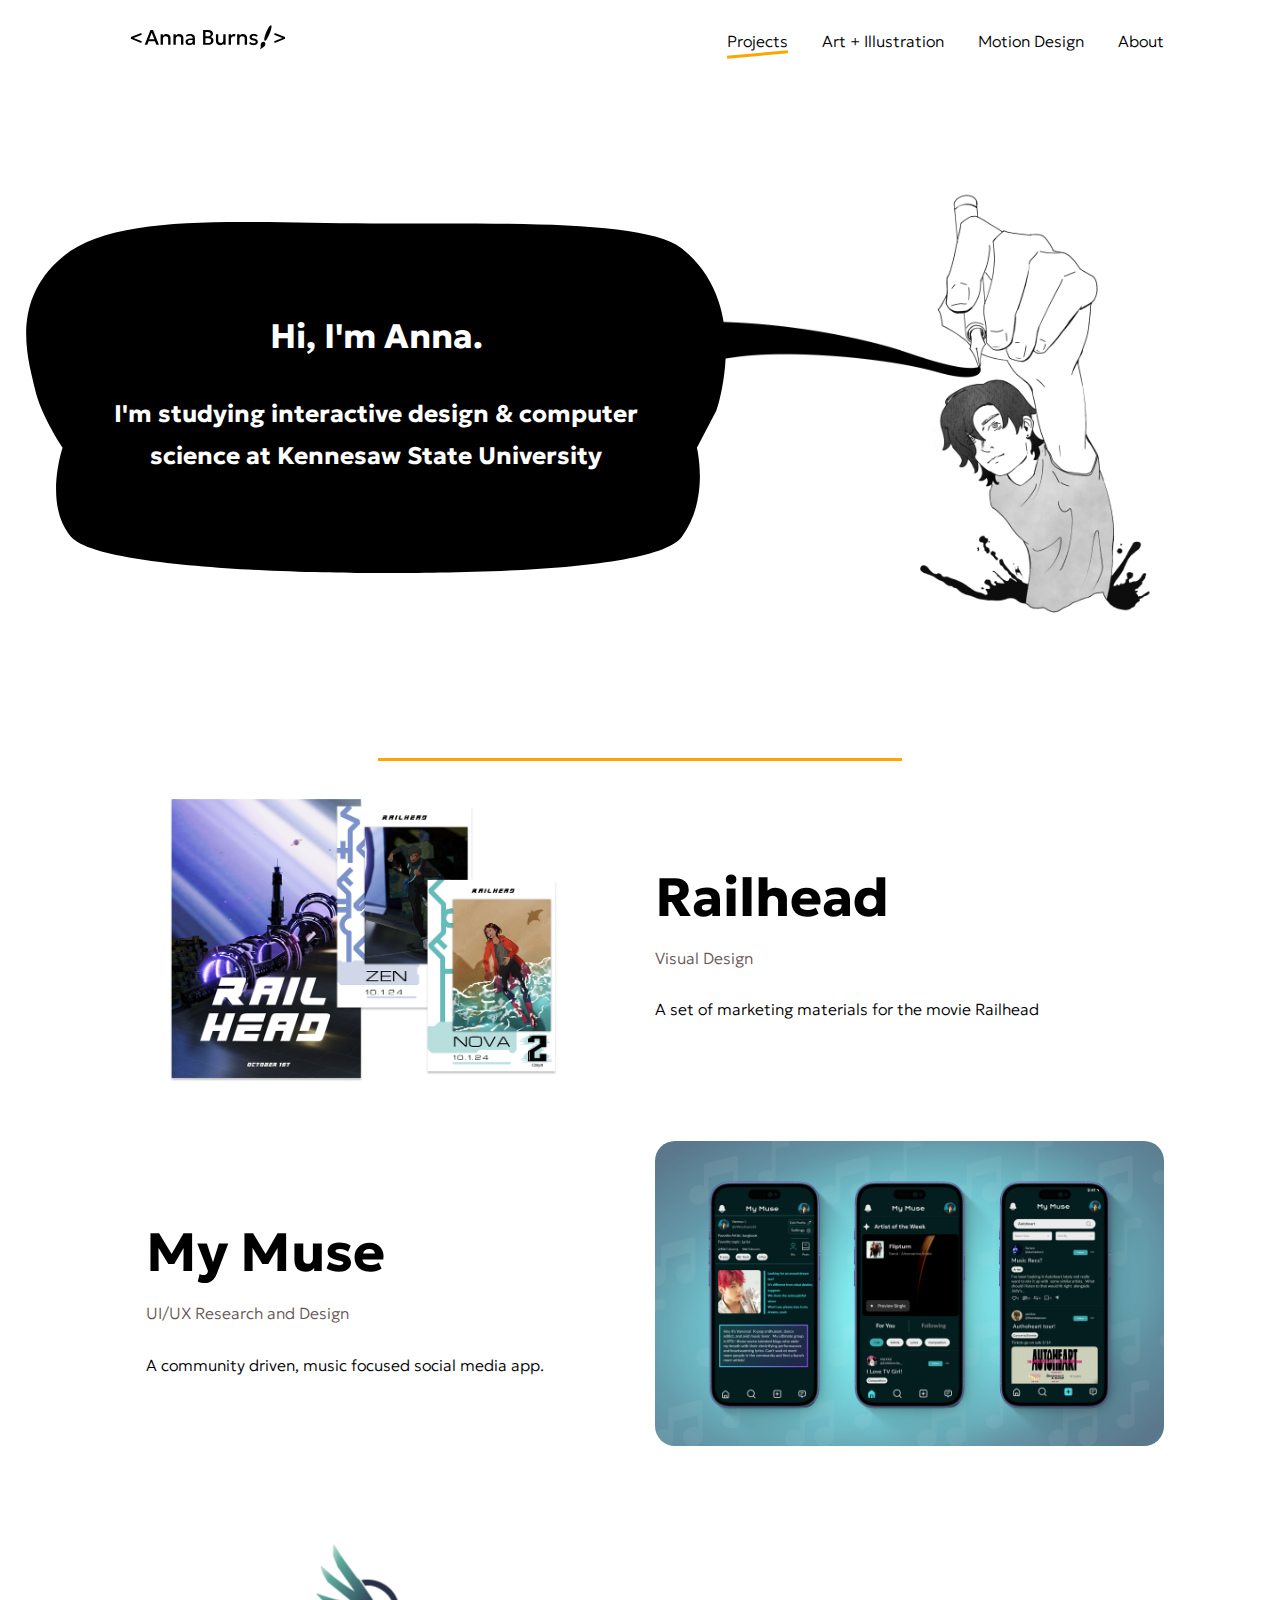
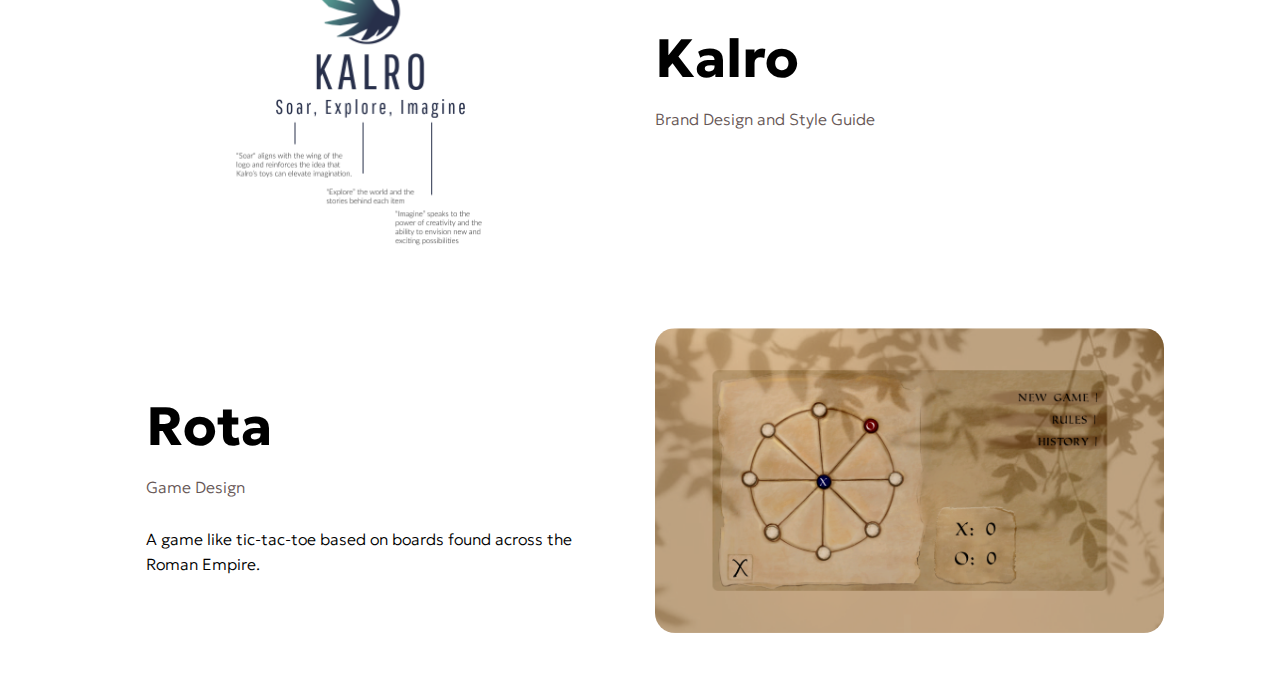
<file: index.html>
<!DOCTYPE html>
<html lang="en">
<head>
  <meta charset="UTF-8">
  <meta name="viewport" content="width=device-width, initial-scale=1.0">
  <title>Anna Burns</title>
  <link href="images/favicon.png" rel="shortcut icon" type="image/x-icon" />
  <link rel="stylesheet" href="css/style.css">
  <link rel="preconnect" href="https://fonts.googleapis.com">
<link href="https://fonts.googleapis.com/css2?family=Geologica:wght@100..900&family=Montserrat:ital,wght@0,100..900;1,100..900&display=swap" rel="stylesheet">

</head>
<body>

  <header>
    <a href="index.html" class="logo" >
        <img class="logo-icon" src="images/logo.svg" alt="Anna Burns">
    </a>
    <nav>
      <a href="index.html" class="active-page">Projects</a>
      <a href="illustration.html">Art + Illustration</a>
      <a href="motion-design.html">Motion Design</a>
      <a href="about.html">About</a>
    </nav>
  </header>
  <header class="mobile-nav">
    <a href="index.html" class="logo">
      <img class="logo-icon" src="images/logo.svg" alt="Anna Burns" />
    </a>
    <div class="menu-icon " onclick="toggleNav()">      </div>
    <nav class="mobile-links" id="links">
      <a href="index.html"class="active-page">Projects</a>
      <a href="illustration.html" >Art + Illustration</a>
      <a href="motion-design.html">Motion Design</a>
      <a href="about.html">About</a>
    </nav>
  </header>
  <div id="overlay" onclick="off()"></div>
  <section class="intro">
    <div class="intro-text">
      <h1>Hi, I'm Anna.</h1>
      <h2>I'm studying interactive design & computer science at Kennesaw State University</h2>
    </div>
   
  </section>
  <hr class="divider">
  <div class="gallery">

    <div class="gallery-item">
      <div class="project-thumbnail">
        <a href="railhead.html">
          <img src="images/home/railhead.png" alt="">
        </a>
      </div>
      <div class="project-desc">
        <h1>Railhead</h1>
        <p class="project-label">Visual Design</p>
        <br>
        <p>A set of marketing materials for the movie Railhead</p>
        
      </div>
    </div>

    <div class="gallery-item">
      <div class="project-thumbnail">
        <a href="my-muse.html">
          <img src="images/home/mymuse2.png" alt="">
        </a>
      </div>
      <div class="project-desc">
        <h1>My Muse</h1>
        <p class="project-label">UI/UX Research and Design</p>
        <br>
        <p>A community driven, music focused social media app.</p>
        
      </div>
    </div>

    <div class="gallery-item">
      <div class="project-thumbnail">
        <a href="kalro.html">
          <img src="images/kalro/Mission_Values.png" alt="">
        </a>
      </div>
      <div class="project-desc">
        <h1>Kalro</h1>
        <p class="project-label">Brand Design and Style Guide</p>
        <br>
        <p></p>
        
      </div>
    </div>

    <div class="gallery-item">
      <div class="project-thumbnail">
        <a href="rota.html">
          <img src="images/home/rota.png" alt="">
        </a>
      </div>
      <div class="project-desc">
        <h1>Rota</h1>
        <p class="project-label">Game Design</p>
        <br>
        <p>A game like tic-tac-toe based on boards found across the Roman Empire.</p>
        
      </div>
    </div>
</div>


<!-- <footer>
  <div class="contact">
    <h3>Get in Touch</h3>
  </div>

  <div class="links">
    <a href="mailto:burnsc376@gmail.com"><img class="icon" src="./images/icons/email.svg"></a>
    <a target="_blank" href="https://www.linkedin.com/in/anna-c-burns/"><img class="icon" src="./images/icons/linkedin.svg"></a>
    <a target="_blank" href="https://github.com/vethilm"><img class="icon" src="./images/icons/github.svg"></a>
    
  </div> -->
  
</footer>
</body>
<script data-goatcounter="https://vethilm.goatcounter.com/count"
        async src="//gc.zgo.at/count.js"></script>
        <script src="script/nav.js"></script>
</html>
</file>
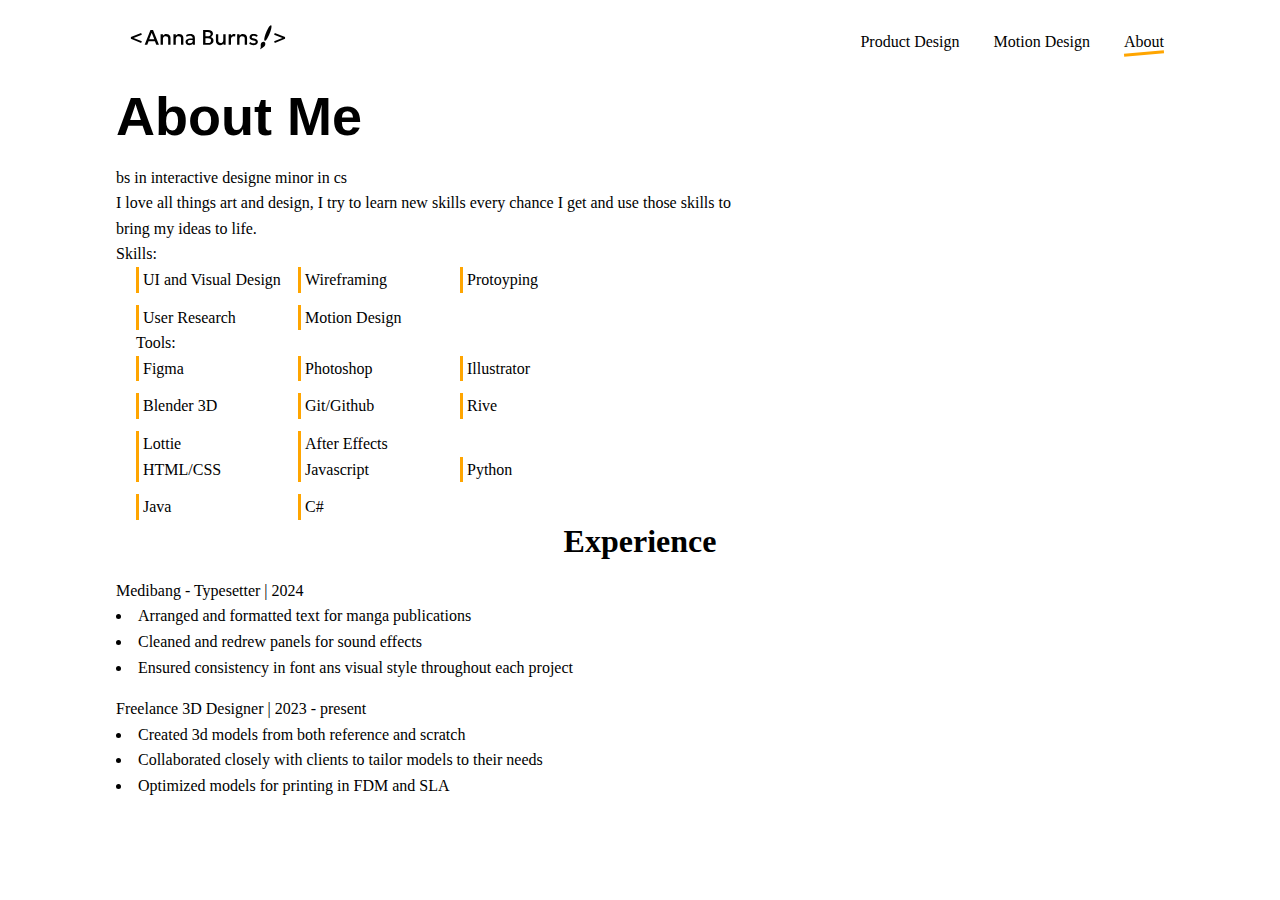
<file: about.html>
<!DOCTYPE html>
<html lang="en">
  <head>
    <meta charset="UTF-8" />
    <meta name="viewport" content="width=device-width, initial-scale=1.0" />
    <title>Anna Burns</title>
    <link rel="stylesheet" href="css/style.css" />
    <link href="images/favicon.png" rel="shortcut icon" type="image/x-icon" />
  </head>
  <body>
    <header>
      <a href="index.html" class="logo">
        <img class="logo-icon" src="images/logo.svg" alt="Anna Burns" />
      </a>
      <nav>
        <a href="index.html">Product Design</a>
        <a href="motion-design.html">Motion Design</a>
        <a href="about.html" class="active-page">About</a>
      </nav>
    </header>

    <body>
      <div class="about">
        <h1>About Me</h1>
        <p>
          bs in interactive designe minor in cs 
        </p>
        <p>I love all things art and
          design, I try to learn new skills every chance I get and use those
          skills to bring my ideas to life.</p>
      </div>
      <div class="Resume">
        <p>Skills:</p>
        <div class="skills">
            <ul>
              <li>UI and Visual Design</li>
              <li>Wireframing</li>
              <li>Protoyping</li>
              <li>User Research</li>
              <li>Motion Design</li>
            </ul>
          <div>
            <p>Tools:</p>
            <ul>
              <li>Figma</li>
              <li>Photoshop</li>
              <li>Illustrator</li>
              <li>Blender 3D</li>
              <li>Git/Github</li>
              <li>Rive</li>
              <li>Lottie</li>
              <li>After Effects</li>
            </ul>
            <ul>
              <li>HTML/CSS</li>
              <li>Javascript</li>
              <li>Python</li>
              <li>Java</li>
              <li>C#</li>
            </ul>
          </div>


        </div>


        <h2>Experience</h2>
        <div class="experience-item">
          <p><b>Medibang - Typesetter</b> | 2024</p>
          <li>Arranged and formatted text for manga publications</li>
          <li>Cleaned and redrew panels for sound effects</li>
          <li>Ensured consistency in font ans visual style throughout each project</li>
        </div>
        
        <div class="experience-item">
          <p><b>Freelance 3D Designer</b> | 2023 - present</p>
          <li>Created 3d models from both reference and scratch</li>
          <li>Collaborated closely with clients to tailor models to their needs</li>
          <li>Optimized models for printing in FDM and SLA</li>
        </div>

        
      </div>
    </body>
  </body>
</html>
</file>
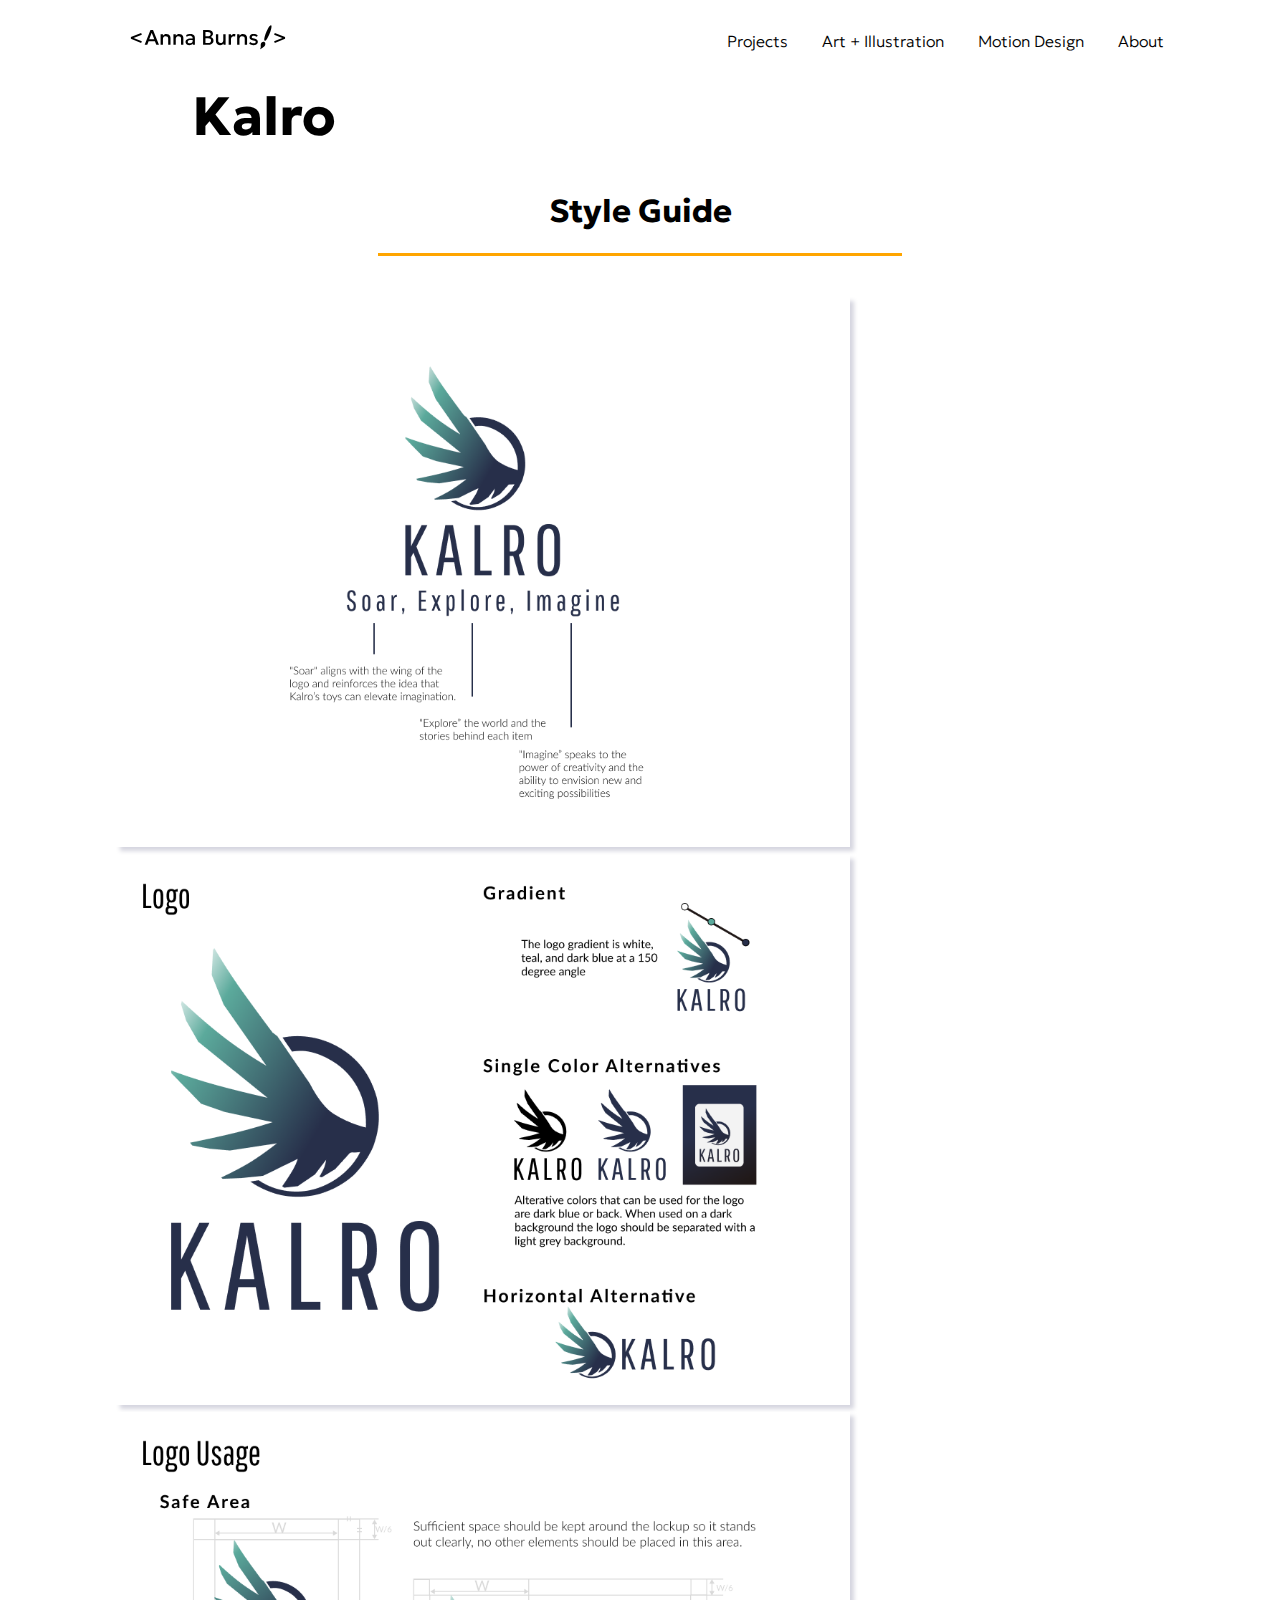
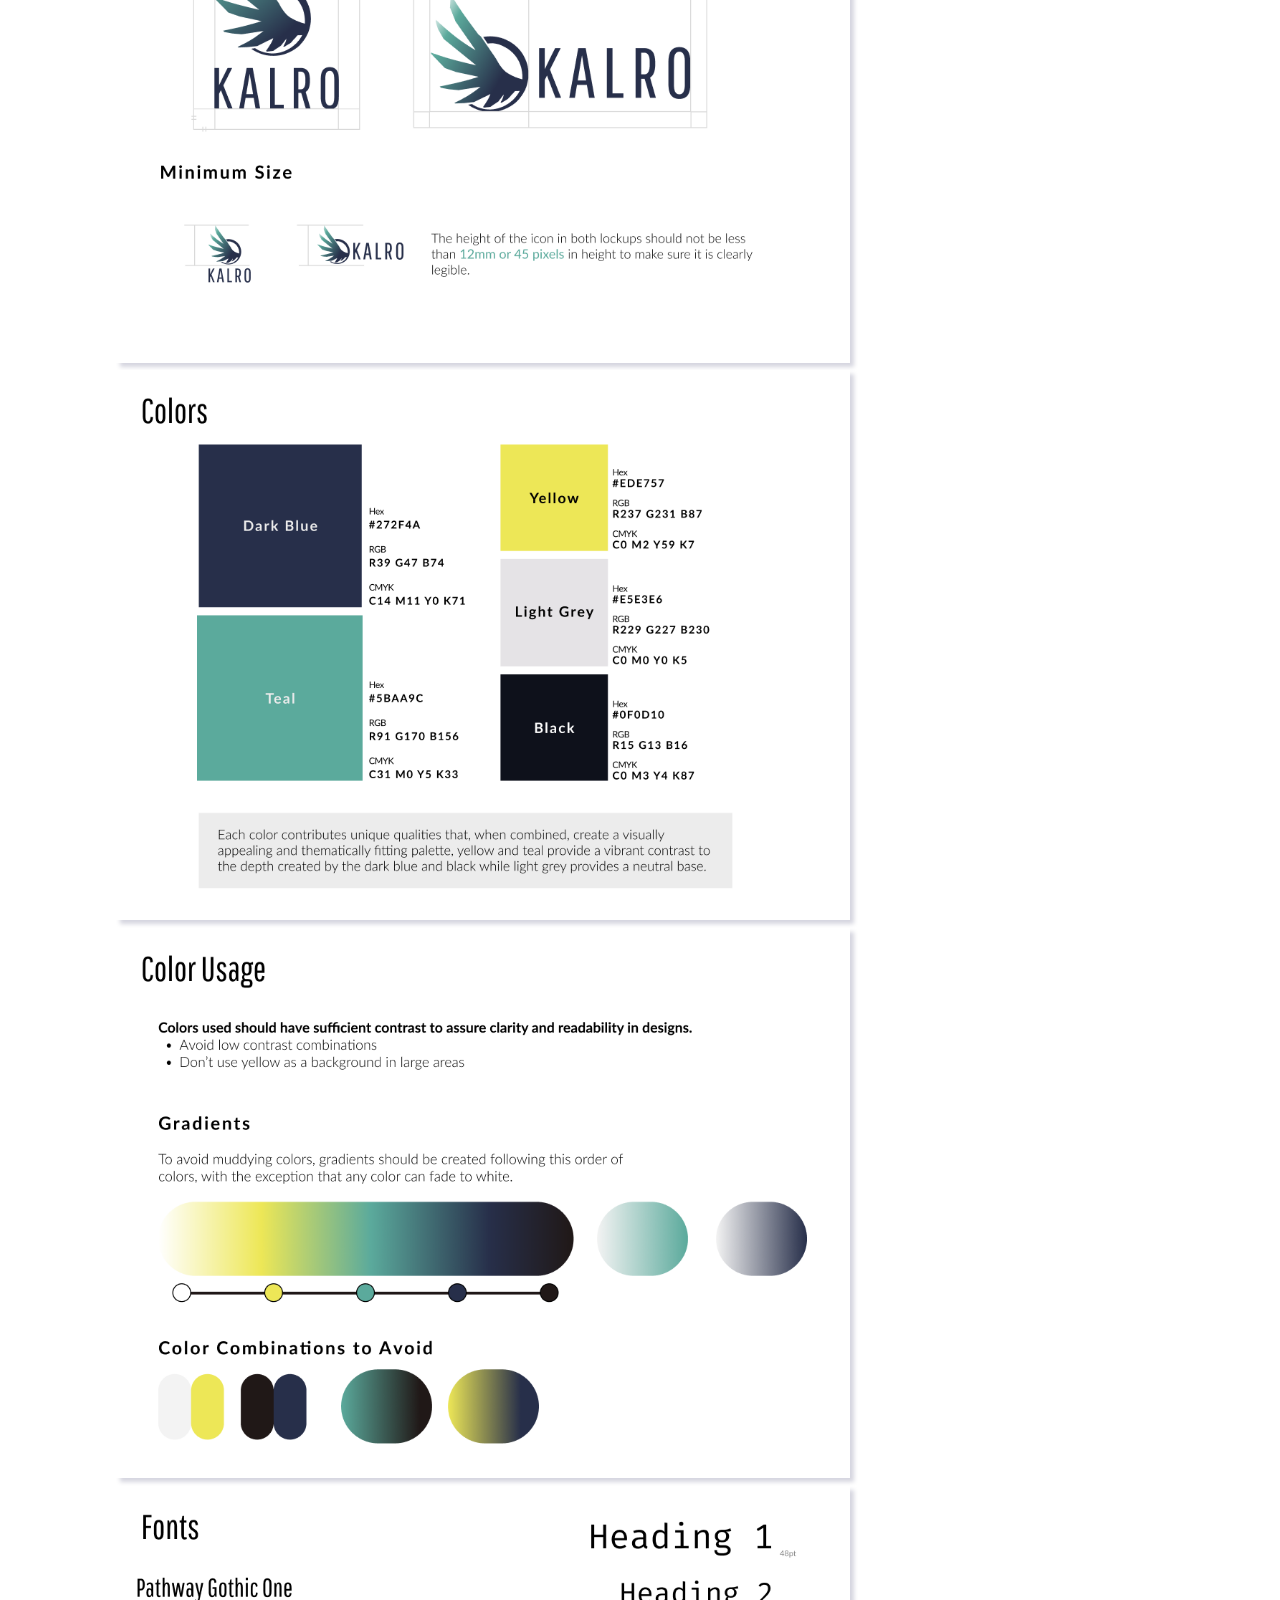
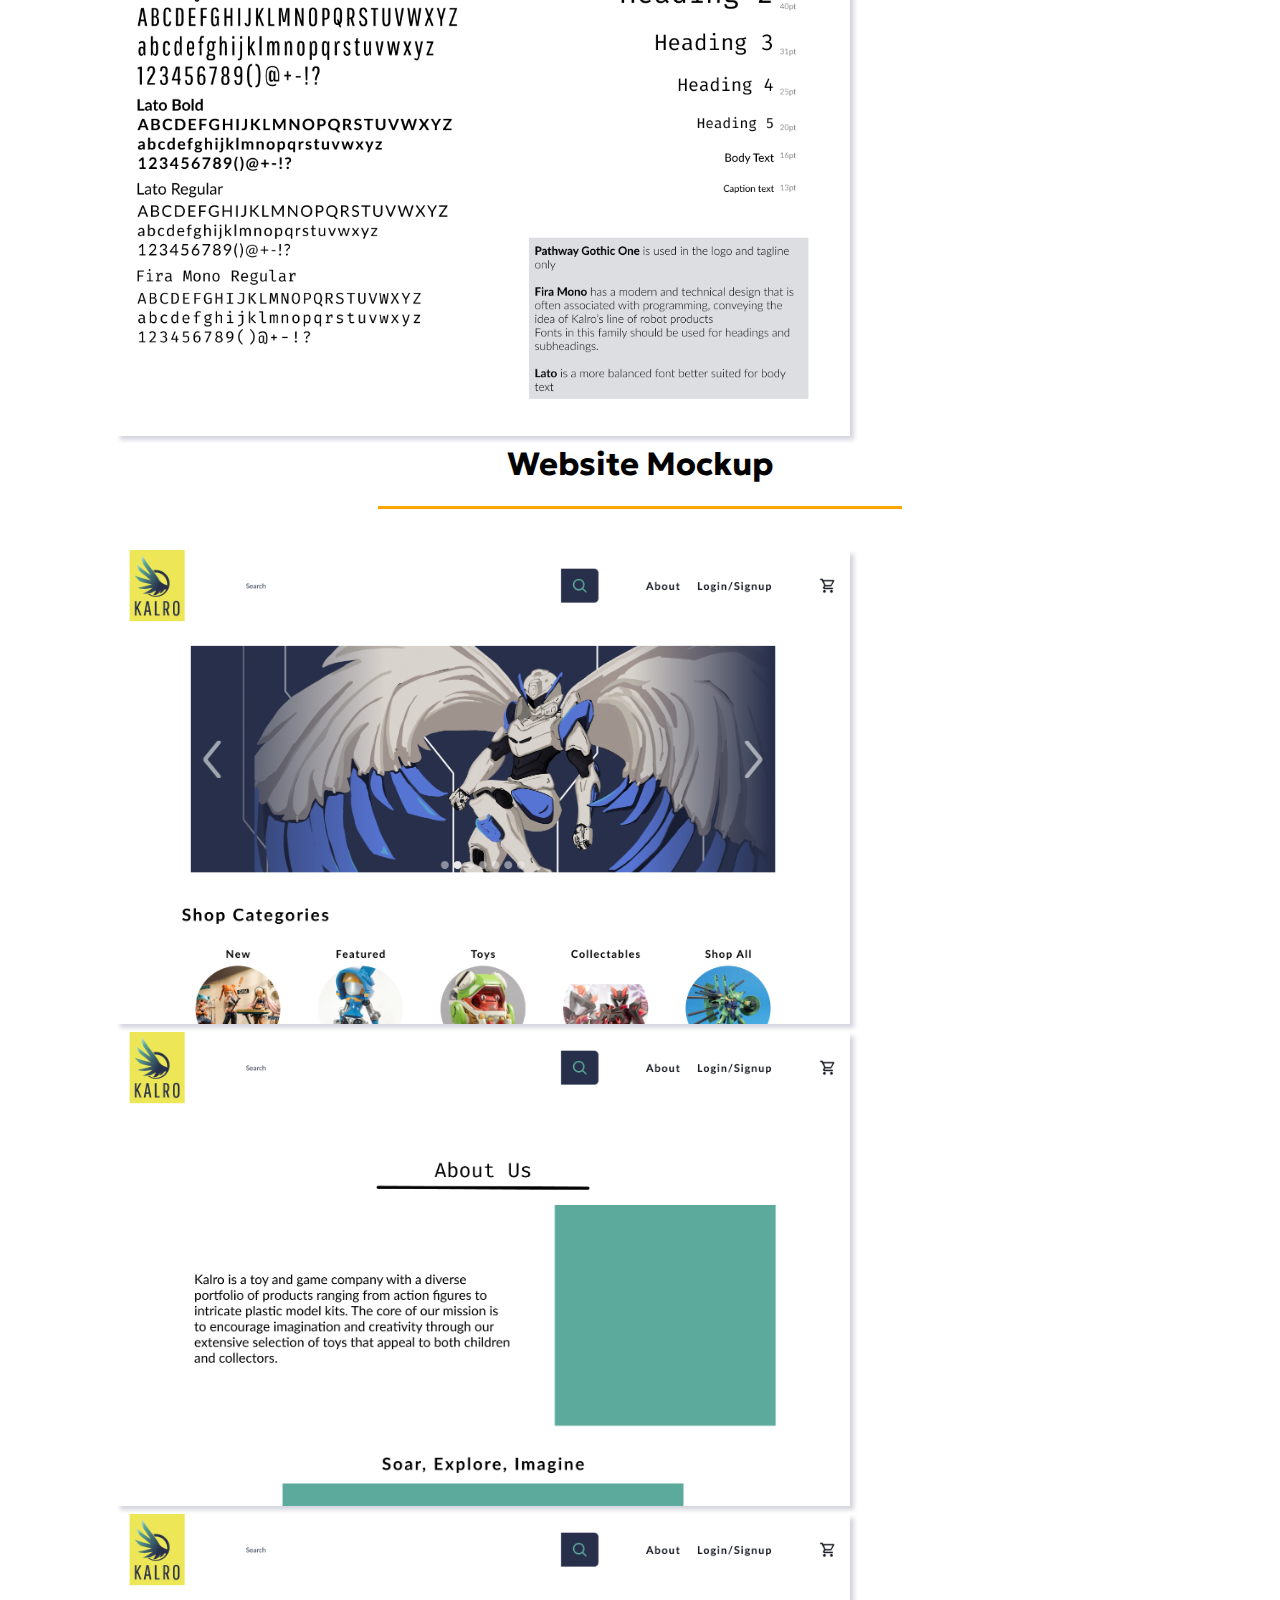
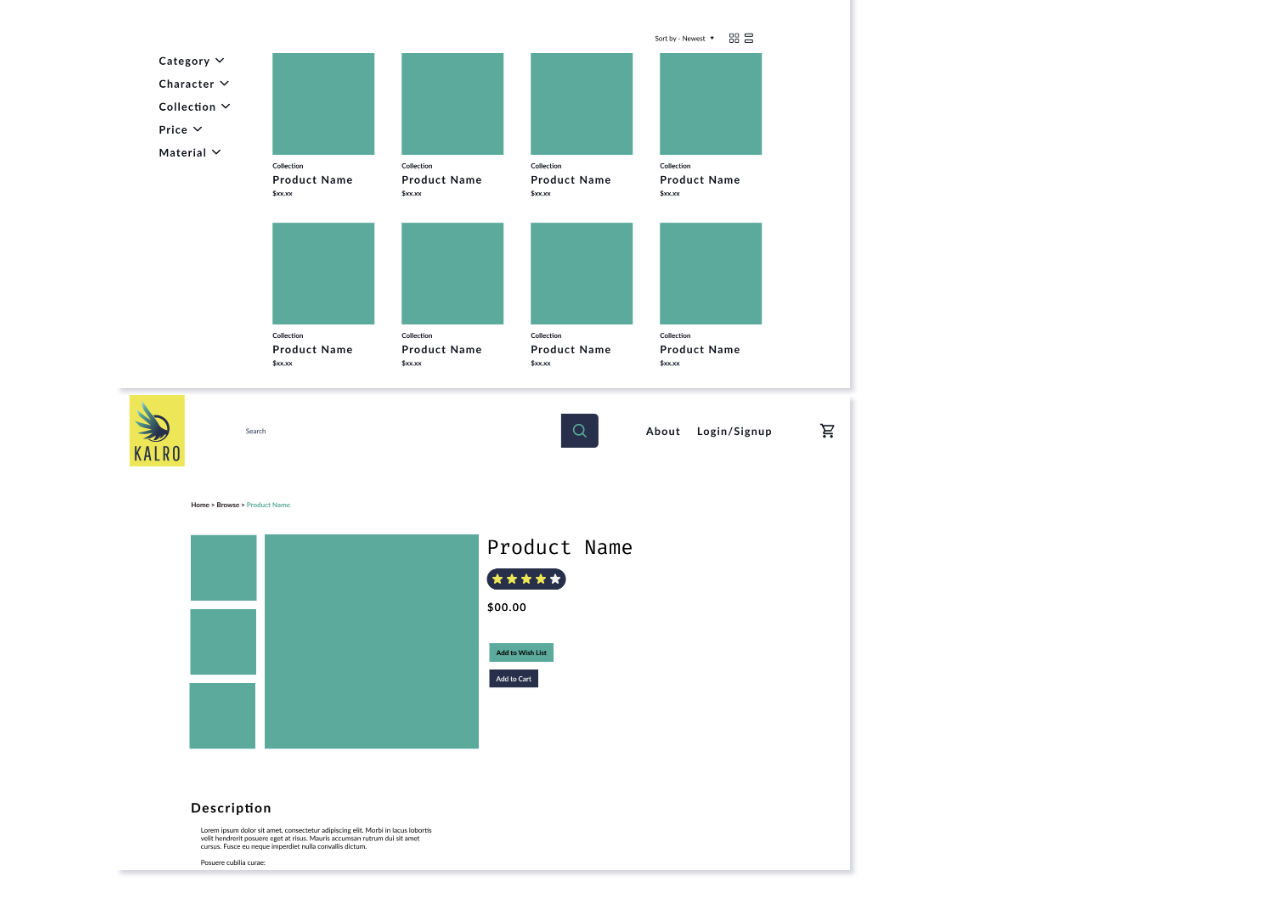
<file: kalro.html>
<!DOCTYPE html>
<html lang="en">
  <head>
    <meta charset="UTF-8" />
    <meta name="viewport" content="width=device-width, initial-scale=1.0" />
    <title>Kalro</title>
    <link rel="stylesheet" href="css/style.css" />
    <link href="images/favicon.png" rel="shortcut icon" type="image/x-icon" />
    <link href="https://fonts.googleapis.com" rel="preconnect" />
    <link href="https://fonts.googleapis.com/css2?family=Geologica:wght@100..900&family=Montserrat:ital,wght@0,100..900;1,100..900&display=swap" rel="stylesheet">

    <link
      href="https://fonts.gstatic.com"
      rel="preconnect"
      crossorigin="anonymous"
    />
  </head>
  <body>
    <header>
      <a href="index.html" class="logo">
        <img class="logo-icon" src="images/logo.svg" alt="Anna Burns" />
      </a>
      <nav>
        <a href="index.html">Projects</a>
        <a href="illustration.html">Art + Illustration</a>
        <a href="motion-design.html">Motion Design</a>
        <a href="about.html">About</a>
      </nav>
    </header>
    <header class="mobile-nav">
      <a href="index.html" class="logo">
        <img class="logo-icon" src="images/logo.svg" alt="Anna Burns" />
      </a>
      <div class="menu-icon " onclick="toggleNav()">      </div>
      <nav class="mobile-links" id="links">
        <a href="index.html">Projects</a>
        <a href="illustration.html" >Art + Illustration</a>
        <a href="motion-design.html">Motion Design</a>
        <a href="about.html">About</a>
      </nav>
    </header>
    <div id="overlay" onclick="off()"></div>
    <div class="overview">
      <div class="left">
        <h1>Kalro</h1>
      </div>
    </div>
    <br>
    <h2>Style Guide</h2>
    <hr class="divider">
    <br>
    <img src="images/kalro/Mission_Values.png" alt="style guide mission and values" class="styleGuide">
    <img src="images/kalro/Logo.png" alt="style guide logo" class="styleGuide">
    <img src="images/kalro/Logo_Usage.png" alt="style guide logo usage" class="styleGuide">
    <img src="images/kalro/Colors.png" alt="style guide colors" class="styleGuide">
    <img src="images/kalro/Color_Usage.png" alt="style guide color usage" class="styleGuide">
    <img src="images/kalro/Fonts.png" alt="style guide fonts" class="styleGuide">
    <br>
    <h2>Website Mockup</h2>
    <hr class="divider">
    <br>
    <img src="images/kalro/Home.png" alt="home page mockup" class="styleGuide">
    <img src="images/kalro/About.png" alt="about page mockup" class="styleGuide">
    <img src="images/kalro/Store.png" alt="store page mockup" class="styleGuide">
    <img src="images/kalro/Product_Page.png" alt="product page mockup" class="styleGuide">
  </body>
  <script src="script/nav.js"></script>
  <script data-goatcounter="https://vethilm.goatcounter.com/count"
        async src="//gc.zgo.at/count.js"></script>
</html>
</file>
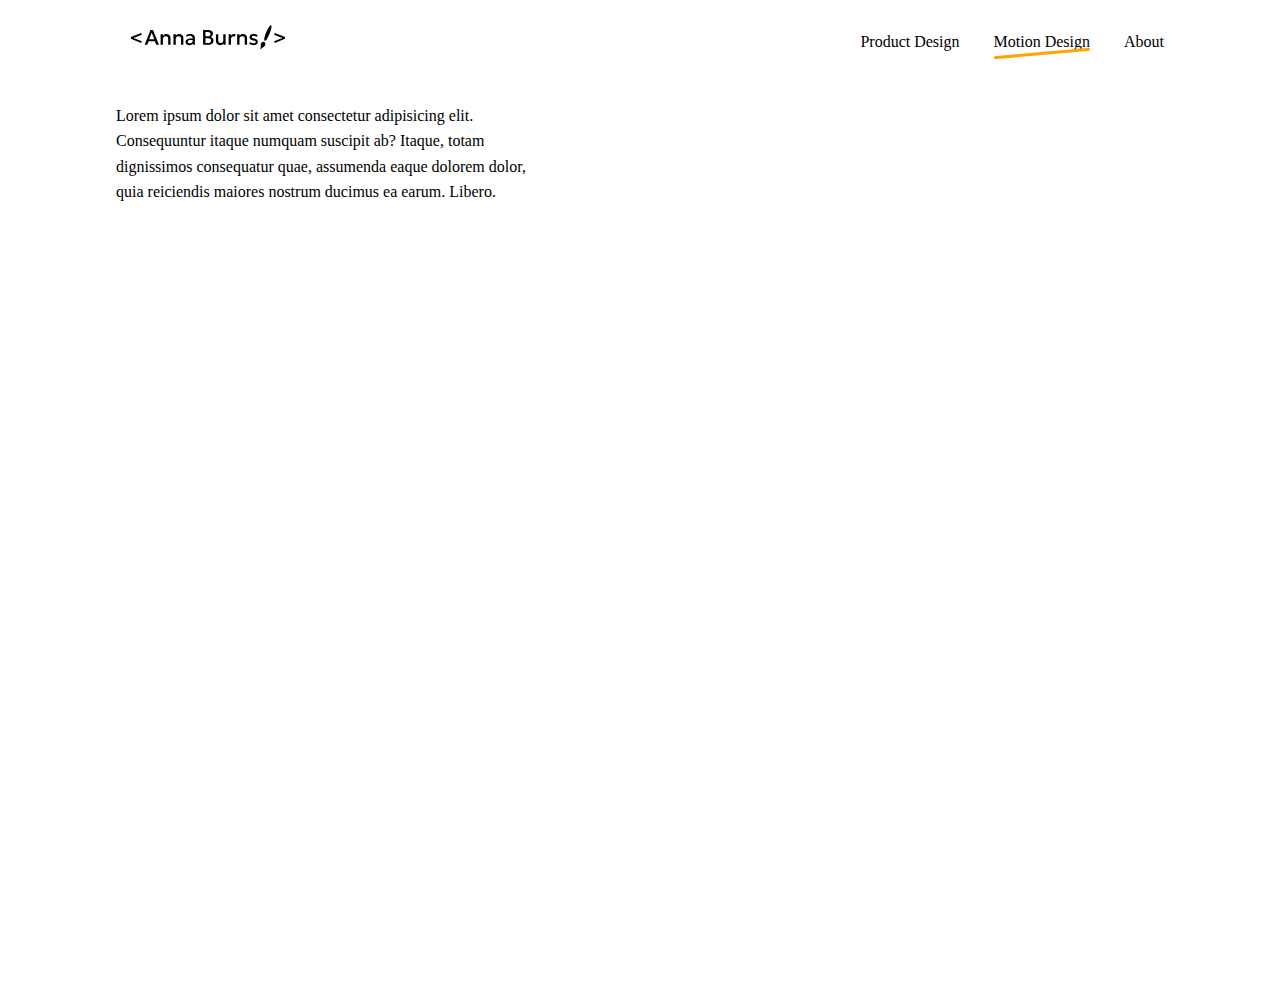
<file: motion-design.html>
<!DOCTYPE html>
<html lang="en">
  <head>
    <meta charset="UTF-8" />
    <meta name="viewport" content="width=device-width, initial-scale=1.0" />
    <title>Anna Burns</title>
    <link rel="stylesheet" href="css/style.css" />
  </head>
  <body>
    <header>
      <a href="index.html" class="logo">
        <img class="logo-icon" src="images/logo.svg" alt="Anna Burns" />
      </a>
      <nav>
        <a href="index.html">Product Design</a>
        <a href="motion-design.html" class="active-page">Motion Design</a>
        <a href="about.html">About</a>
      </nav>
    </header>
    <div class="motion-overview">
        <p>Lorem ipsum dolor sit amet consectetur adipisicing elit. Consequuntur itaque numquam suscipit ab? Itaque, totam dignissimos consequatur quae, assumenda eaque dolorem dolor, quia reiciendis maiores nostrum ducimus ea earum. Libero.</p>
    </div>
    <div class="motion-gallery">

    <div class="motion-item">
          <!-- ttmt -->
      <iframe
      width="560"
      height="315"
      src="https://www.youtube.com/embed/GJSyGqlx0Kk?si=M-PN9ccJVr6z5Rjp"
      title="YouTube video player"
      frameborder="0"
      allow="accelerometer; autoplay; clipboard-write; encrypted-media; gyroscope; picture-in-picture; web-share"
      referrerpolicy="strict-origin-when-cross-origin"
      allowfullscreen
    ></iframe>
    </div>
        
    <div class="motion-item">
    <!-- sword -->
    <iframe
    width="560"
    height="315"
    src="https://www.youtube.com/embed/tUvw6IuKVeQ?si=M-PN9ccJVr6z5Rjp"
    title="YouTube video player"
    frameborder="0"
    allow="accelerometer; autoplay; clipboard-write; encrypted-media; gyroscope; picture-in-picture; web-share"
    referrerpolicy="strict-origin-when-cross-origin"
    allowfullscreen
  ></iframe>
    </div>
      
  <div class="motion-item">
      <!-- portals -->
      <iframe
        width="560"
        height="315"
        src="https://www.youtube.com/embed/jps0JsW39TY?si=M-PN9ccJVr6z5Rjp"
        title="YouTube video player"
        frameborder="0"
        allow="accelerometer; autoplay; clipboard-write; encrypted-media; gyroscope; picture-in-picture; web-share"
        referrerpolicy="strict-origin-when-cross-origin"
        allowfullscreen
      ></iframe>
  </div>
  <div class="motion-item">
          <!-- kuretake -->
          <iframe
          width="560"
          height="315"
          src="https://www.youtube.com/embed/tRWXkX0cZMQ?si=M-PN9ccJVr6z5Rjp"
          title="YouTube video player"
          frameborder="0"
          allow="accelerometer; autoplay; clipboard-write; encrypted-media; gyroscope; picture-in-picture; web-share"
          referrerpolicy="strict-origin-when-cross-origin"
          allowfullscreen
        ></iframe>
  </div>



    </div>
  </body>
</html>
</file>
<file: css/style.css>
/* all new pages should use this style sheet*/
* {
  margin: 0;
  padding: 0;
  box-sizing: border-box;
}

body {
  font-family: 'Geologica';
  font-style: normal;
  font-weight: 200;
  line-height: 1.6;
  padding: 20px;
  margin: auto;
  width: 85vw;
  overflow-x: hidden;
  background-color: white;
}
/*  text styles duplicated from webflow styles*/

h1 {
  color: var(--neutral--800);
  margin-top: 0;
  margin-bottom: 16px;
  font-family: Geologica, sans-serif;
  font-size: 54px;
  font-weight: 700;
  line-height: 66px
}

h2 {
  color: var(--neutral--800);
  justify-content: center;
  align-items: center;
  margin-top: 0;
  margin-bottom: 16px;
  font-size: 32px;
  font-weight: 700;
  line-height: 42px;
  display: flex
}

h3 {
  color: var(--neutral--800);
  margin-top: 0;
  margin-bottom: 8px;
  font-size: 24px;
  font-weight: 700;
  line-height: 34px
}

h4 {
  color: var(--neutral--800);
  margin-top: 0;
  margin-bottom: 10px;
  font-size: 22px;
  font-weight: 700;
  line-height: 28px
}

h5 {
  color: var(--neutral--800);
  margin-top: 0;
  margin-bottom: 10px;
  font-size: 18px;
  font-weight: 700;
  line-height: 26px
}

h6 {
  color: var(--neutral--800);
  margin-top: 0;
  margin-bottom: 10px;
  font-size: 16px;
  font-weight: 700;
  line-height: 22px
}


header {
  display: flex;
  justify-content: space-between;
  align-items: center;
  margin-bottom: 20px;
}

.logo-icon{
  height: 35px;
}

header nav a {
  margin-left: 30px;
  text-decoration: none;
  color: black;
  position: relative;
}

#overlay {
  position: fixed;
  display: none;
  width: 100%;
  height: 100%;
  top: 0;
  left: 0;
  right: 0;
  bottom: 0;
  background-color: rgba(0,0,0,0.5);
  z-index:1;
  cursor: pointer;
}

.mobile-nav{
  position:relative;
  display:none;
  flex-direction: row;
  z-index: 2;
}
.mobile-links{
  display:none;
  background-color: rgb(255, 255, 255);
  height:150vh;
  padding: 90px 50px;
  position: absolute;
  right:-30px;
  top: -30px;
  flex-direction: column;
  align-items: center;
  gap:20px;
}
.menu-icon{
  position: absolute;
  right:0px;
  top: 0px;
  padding: 40px;
  padding-top: 15px;
  z-index: 10;

}

.menu-icon:before {
  content: "";
  position: absolute;
  width: 1.5em;
  height: 0.2em;
  background: black;
  box-shadow: 
    0 0.5em 0 0 black,
    0 1em 0 0 black;
}

footer{
  display: flex;
  flex-direction: row;
  align-items:center;
  justify-content: spa;
  margin-bottom: 20px;
  border:1px solid red;
  .links{
    border:1px solid orange;
  }
}
footer  a{
  margin-left: 30px;
  text-decoration: none;
  color: black;

}

.active-page::after{
  content: '';
  position: absolute;
  width: 100%;
  height: 3px;
  background: orange;
  bottom: -5px;
  left: 0;
  transform: rotate(-5deg);
}


.image-grid {
  display: flex;
  gap: 20px;
  margin: 20px 0;
}

.image-grid img {
  width: 100%;
  max-width: 45%;
}

.image-stack {
  display: flex;
  flex-direction: column;
}

.center-vertical {
  display: flex;
  align-items: center;
}

.social-links {
  display: flex;
}

.icons-flat {
  display: flex;
  justify-content: center;
  gap: 20px;
  flex-wrap: wrap;
}



.overview {
  display: flex;
  width: 70vw;
  margin-left: auto;
  margin-right:auto;
  .left {
    width: 50%;
  }
}

.process {
  display: flex;
}



.icon {
  width: 30px;
  margin: 0px 4px 4px 0px;
}
.links{
  display: flex;
  flex-direction: row;
  gap:15px;
  margin: 24px auto
}

.intro {
  text-align: center;
  margin-bottom: 40px;
  font-size: 14px;
  height: 70vh;
  width: 100vw;
  margin-left: -10vh;
  display: flex;
  align-items: center;
  justify-items: right;
  background-image: url(../images/home/heroimg.png);
  background-position: center;
  background-size: contain;
  background-repeat: no-repeat;
}

.intro-text {
  margin-left: 0%;
  margin-right: auto;
  
  width: 80%;
  height:100%;
  max-width: 700px;
  background-image: url(../images/home/text-bubble-black.svg);
  background-position: center;
  background-size: contain;
  background-repeat: no-repeat;

  display: flex;
  align-items: center;
  justify-content: center;
  flex-direction: column;
  gap:8px;
  padding: 36px;
  h1{
    color: white;
    font-size:34px;
    text-align: center;
    padding: 0px 25px;
  }
  h2{
    color: white;
    font-size:24px;
    text-align: center;
    padding: 0px 25px;
  }
}

.divider {
    content: '';
    position: relative;
    width: 50%;
    height: 3px;
    background: orange;
    bottom: -5px;
    left: 0;
    /* transform: rotate(2deg); */
    margin-left: auto;
    margin-right: auto;
    margin-bottom: 20px;
    border: none;
  
}

.gallery {
  display: flex;
  flex-direction: column;
  gap: 20px;
  width:100%;
  margin-left: auto;
  margin-right: auto;
}
.gallery-item {
  display: flex;
  flex-direction: row;
  align-items: center;
  justify-content: center;  
}

.gallery-item:nth-child(even) {
  flex-direction: row-reverse;
}

.motion-overview{
  width:40%;
  margin-top: 40px;
}

.art-gallery{
  display: flex;
  flex-direction: column;
  gap:100px;
  width:100%;
  object-fit: contain;
  margin-left: auto;
  margin-right: auto;

}
.art-gallery-item{
  width: 100%;
  display: flex;
  flex-direction: row;
  align-items: center;
  justify-content:space-evenly;  
  img{
    max-width: 100%;
    height: auto;
    display: block;
  }
}
.art-gallery-item:nth-child(even) {
  flex-direction: row-reverse;
}
.art-full {
  max-width: 1000px;
  height: 100%;
  max-height: 700px;
  img {
    height:100%;max-height: 650px;
    object-fit: contain;
    overflow: hidden;
  }
}
.art-process {
  display: flex;
  flex-wrap: wrap;
  justify-content: space-evenly;
  align-items: center;
  max-width: 50%;
  img{
   max-height: 300px;
   margin: 8px;
   max-width: 100%;
   height: auto;
   display: block;
   margin: 10px auto;
  }
}
.caption{
  text-align: center;
}

.project-thumbnail {
  width: 100%;
  max-width: 1000px;
 margin-bottom: 10px;
  border-radius: 50px;
  -webkit-border-radius: 50px;
  -moz-border-radius: 50px;
  img {
    height: 100%;
    object-fit: contain;
    object-position: center;
    border-radius: 20px;  
    max-width: 100%;
    height: auto;
    display: block;
    margin: 10px auto;
  }
}

.project-desc {
  display: block;
  width: 100%;
  text-align: left;
  padding: 30px;
}
.project-label{
  color: #665655;
}

.project-btn {
  height: 20px;
}
/* kalro */
.styleGuide{
  width:70%;
  filter:drop-shadow(4px 4px 2px #d5d5df)
}
/* motion design page  */
.motion-gallery{
  display: flex;
  flex-direction: row;
  flex-wrap: wrap;
  gap: 0px;
  width:100%;
  margin-left: auto;
  margin-right: auto;
  justify-content: space-around;
}
.motion-item{
  display: flex;
  justify-content: space-around;
  align-items: center;
  width:50%;
  margin:0px;
  padding: 0px;
}
.motion-item:nth-child(even){
  margin: 80px 0px 0px 0px
}
hr{
  color: #665655;
}
iframe{
  width:500px;
  height: 300px;
}


/* aboutpage */

.about{
  width:60%;
}
.resume{
  width: 100%;
  margin: 10px 0px;
  h3{
    padding: 4px 0px;
  }
}
.skills{
  padding-left: 20px;
  width: 60%;
  ul{
    display: flex;
    flex-direction: row;
    flex-wrap: wrap ;
    align-items: center;
    gap:12px;
  }
  li{
    width:150px;
    list-style-type:none;
    list-style-position: inside;
    border-left: 3px solid orange;
    padding-left: 4px;
  }
}
.experience-item{
  margin: 16px 0px;
  li{
    list-style-type:disc;
    list-style-position: inside;
  }

}
 
@media screen and (max-width:991px) {
  .intro{
    width:100vw;
    margin-left:-10vw;
  }
.intro-text{
  width: 65%;
  background-size: fill;
}

  .gallery-item, .art-gallery-item{
    flex-direction: column;
    gap:10px;
    height: fit-content;
  }
  .project-thumbnail{
    height: fit-content;
  }
  .project-desc{
    margin:0px
  }
  .art-gallery-item{
    width:100%;
    height:fit-content
  }
  .gallery-item:nth-child(even), .art-gallery-item:nth-child(even) {
    flex-direction: column;
  }
  .art-process{
    flex-direction: row;
    max-width: 100%;
    flex-grow: 100vw;
    object-fit: contain;
    img{
      width:45%;
      object-fit: contain;
      height:fit-content;
    }
  }
  .motion-item{
    width:560px;
    margin: 0px !important
  }
  .motion-item:nth-child(even){
    margin: 0px;
  }
  .about{
    width: 100%;
  }
  .skills{
    width:100%
  }

  iframe{
    width: 100%;
    margin: 10px 0px;
  }

}
@media screen and (max-width:820px) {
  header {
    flex-direction: column;
    align-items: center;
  }
}
@media screen and (max-width:767px) {
  .intro{
    width:100vw;
    margin-left:-10vw;
    h1{
      line-height: 30px;;
    }
    h2{
    line-height: 30px;
    }
  }
}


@media (max-width: 600px) {
  .intro{
    width: 100%;
    margin-left:0px;
    margin-top: 120px;
    height:60vh;
    justify-content: start;
    align-items: start;
    background-position: bottom;
    background-image: url(../images/home/heroimg-mobile.png);
  }
  .intro-text{
    margin-top: -20%;
    width: 100%;
    h1{
      line-height: 30px;;
    }
    h2{
    line-height: 30px;
    }
  }
  body{
    width: 100%;
    overflow-x: hidden;
  } 

  .project-thumbnail {
    width: 100%;
    max-width: 1000px;
    margin-bottom: 10px;
    border-radius: 50px;
    -webkit-border-radius: 30px;
    -moz-border-radius: 50px;


    img {
        height: 100%;
        width: 100%;
        padding: 0px;
        object-fit: cover;
    
    }

}

  header nav a {
    margin: 10px 10px 0 0;
  }

  .image-placeholder {
    height: 200px;
  }
  .mobile-nav{
    display: none;
  }
}

@media (max-width: 500px) {
  .intro-text{
    h1{
      font-size: 20px;
      margin: 0px;
      line-height: 30px;
    }
    h2{
      font-size: 16px;
      margin: 0px;
      line-height: 20px;
    }
  }
  header{
    display: none;
}
.mobile-nav{
  display:flex;
}
}

@media (max-width: 400px) {
  .intro{
    margin-top: 10px;
  }
  .intro-text{
    h1{
      font-size: 15px;
      margin: 0px;
      line-height: 20px;
    }
    h2{
      font-size: 13px;
      margin: 0px;
      line-height: 20px;
    }
  }
}
</file>
